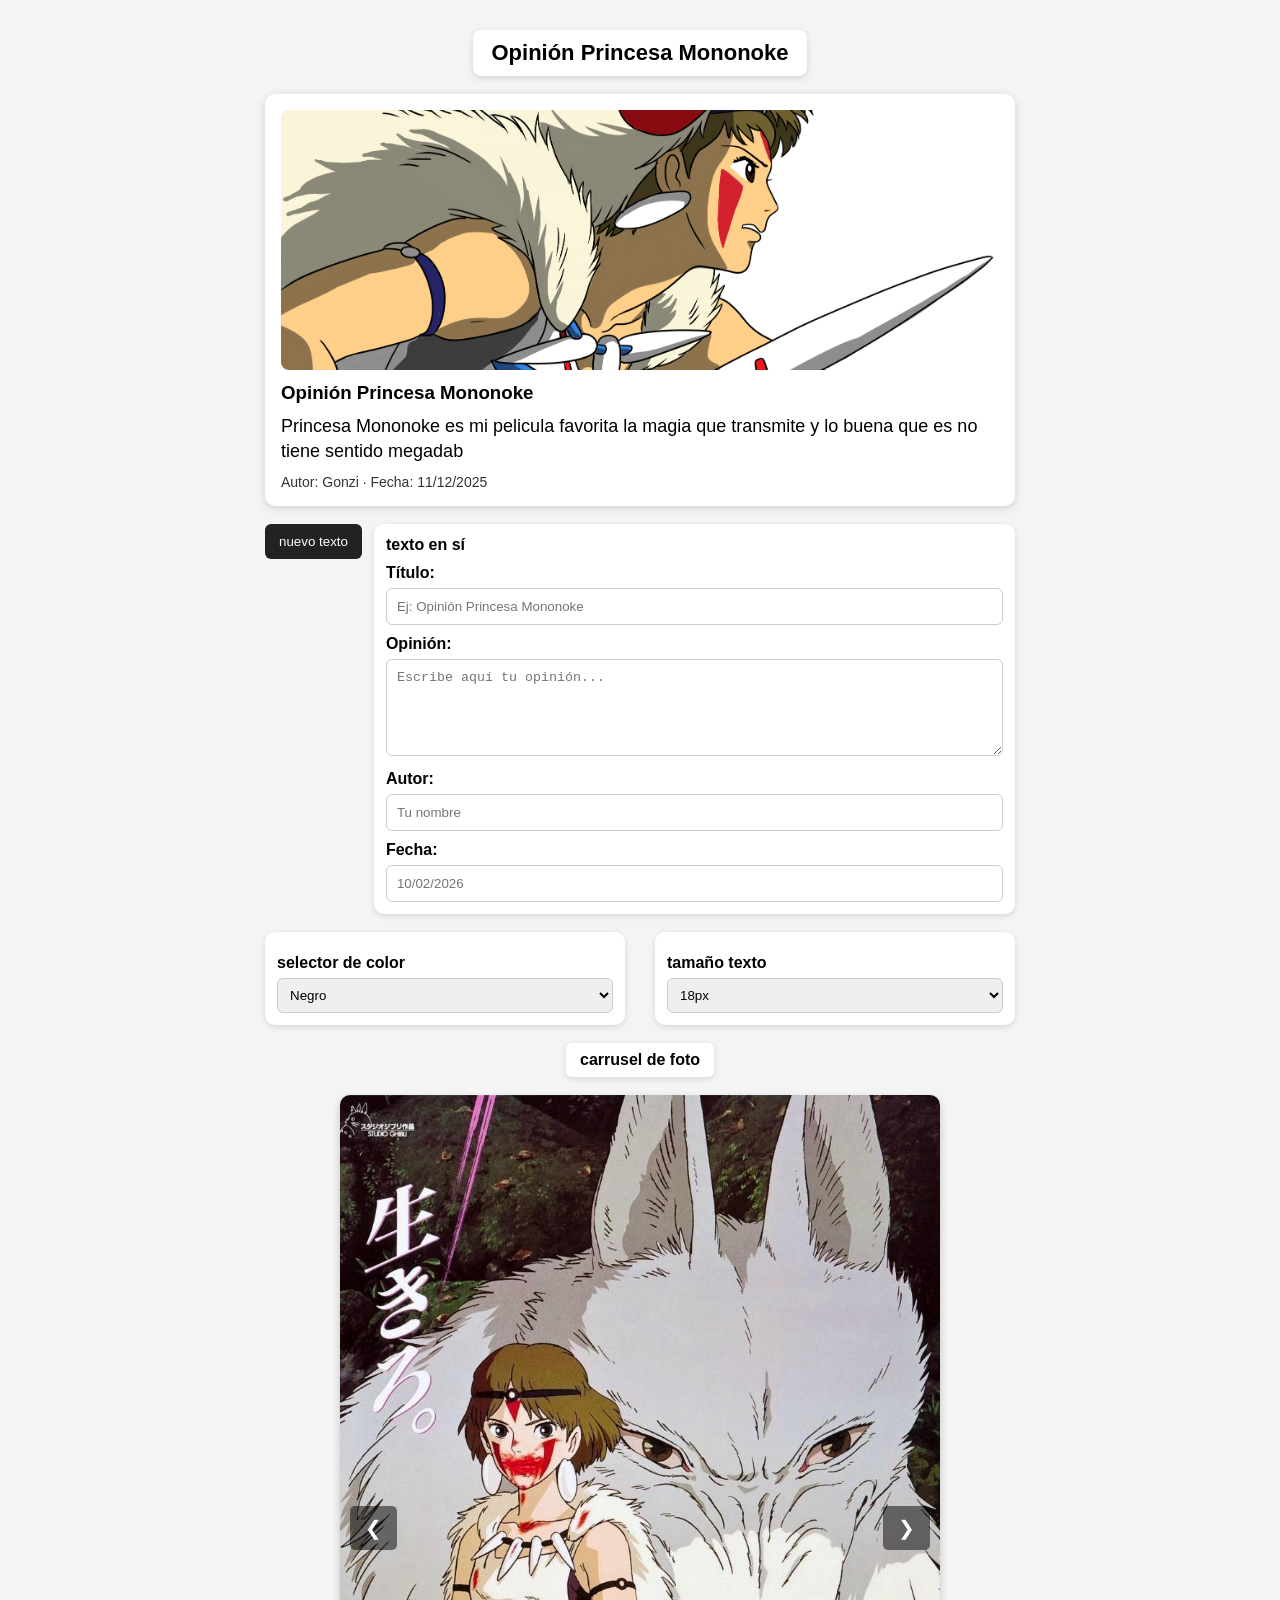
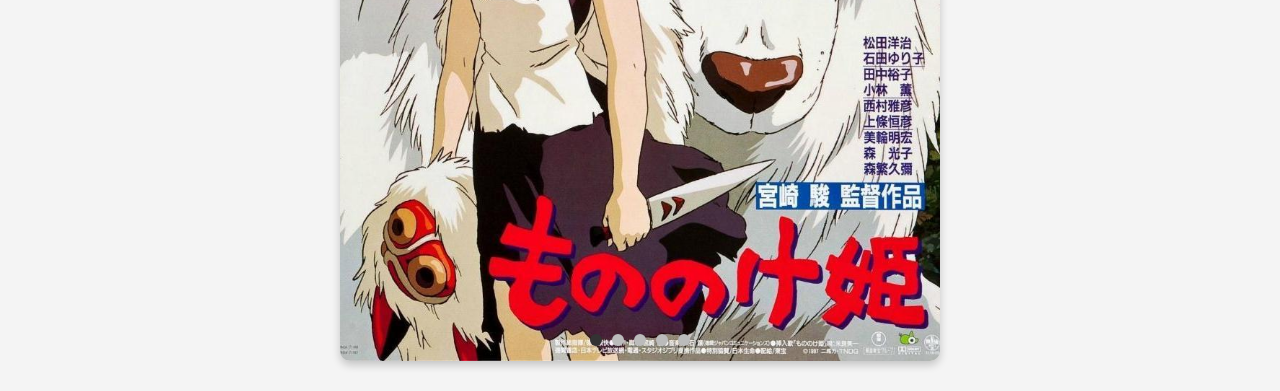
<file: AE_2T_LM/index.html>
<!DOCTYPE html>
<html lang="es">
<head>
  <meta charset="UTF-8">
  <meta name="viewport" content="width=device-width, initial-scale=1.0">
  <title>Opinión Princesa Mononoke</title>
  <link rel="stylesheet" href="styles.css">
</head>

<body>
  <div class="caja-titulo">
    Opinión Princesa Mononoke
  </div>
  <div class="caja-articulo">

    <img class="fotoPeli" src="img/logomononoke.png" alt="logo">

    <h3 id="tituloArticulo">Opinión Princesa Mononoke</h3>

    <p id="parrafoArticulo">
      Princesa Mononoke es mi pelicula favorita la magia que transmite y lo buena que es no tiene sentido megadab
    </p>

    <p class="autor-fecha" id="autorFecha">
      Autor: Gonzi · Fecha: 11/12/2025
    </p>
  </div>

  <div class="fila-nuevo-texto">
    <button id="btnNuevoTexto" class="btn-nuevo">
      nuevo texto
    </button>
    <div class="caja-input">
      <p class="mini-titulo">texto en sí</p>

      <label for="inputTitulo">Título:</label>
      <input type="text" id="inputTitulo" placeholder="Ej: Opinión Princesa Mononoke">

      <label for="inputTexto">Opinión:</label>
      <textarea id="inputTexto" rows="5" placeholder="Escribe aquí tu opinión..."></textarea>

      <label for="inputAutor">Autor:</label>
      <input type="text" id="inputAutor" placeholder="Tu nombre">

      <label for="inputFecha">Fecha:</label>
      <input type="text" id="inputFecha" placeholder="10/02/2026">
    </div>

  </div>

  <div class="fila-selectores">

    <div class="selector">
      <label for="selectColor">selector de color</label>
      <select id="selectColor">
        <option value="black" selected>Negro</option>
        <option value="red">Rojo</option>
        <option value="blue">Azul</option>
        <option value="green">Verde</option>
      </select>
    </div>

    <div class="selector">
      <label for="selectTam">tamaño texto</label>
      <select id="selectTam">
        <option value="14px">14px</option>
        <option value="18px" selected>18px</option>
        <option value="22px">22px</option>
        <option value="26px">26px</option>
      </select>
    </div>

  </div>
  <p class="etiqueta-carrusel">carrusel de foto</p>
  <div class="carousel">
    <div class="carousel-container">
      <img src="img/imgmononoke1.jpg" class="carousel-item active" alt="Imagen 1">
      <img src="img/imgmononoke2.jpg" class="carousel-item" alt="Imagen 2">
      <img src="img/imgmononoke3.jpg" class="carousel-item" alt="Imagen 3">
      <img src="img/imgmononoke4.jpg" class="carousel-item" alt="Imagen 4">
      <img src="img/imgmononoke5.jpg" class="carousel-item" alt="Imagen 5">

    </div>
    <button class="prev" onclick="prevSlide()">&#10094;</button>
    <button class="next" onclick="nextSlide()">&#10095;</button>
    <div class="indicators"></div>
  </div>

  <script src="scripts.js"></script>
</body>
</html>
</file>
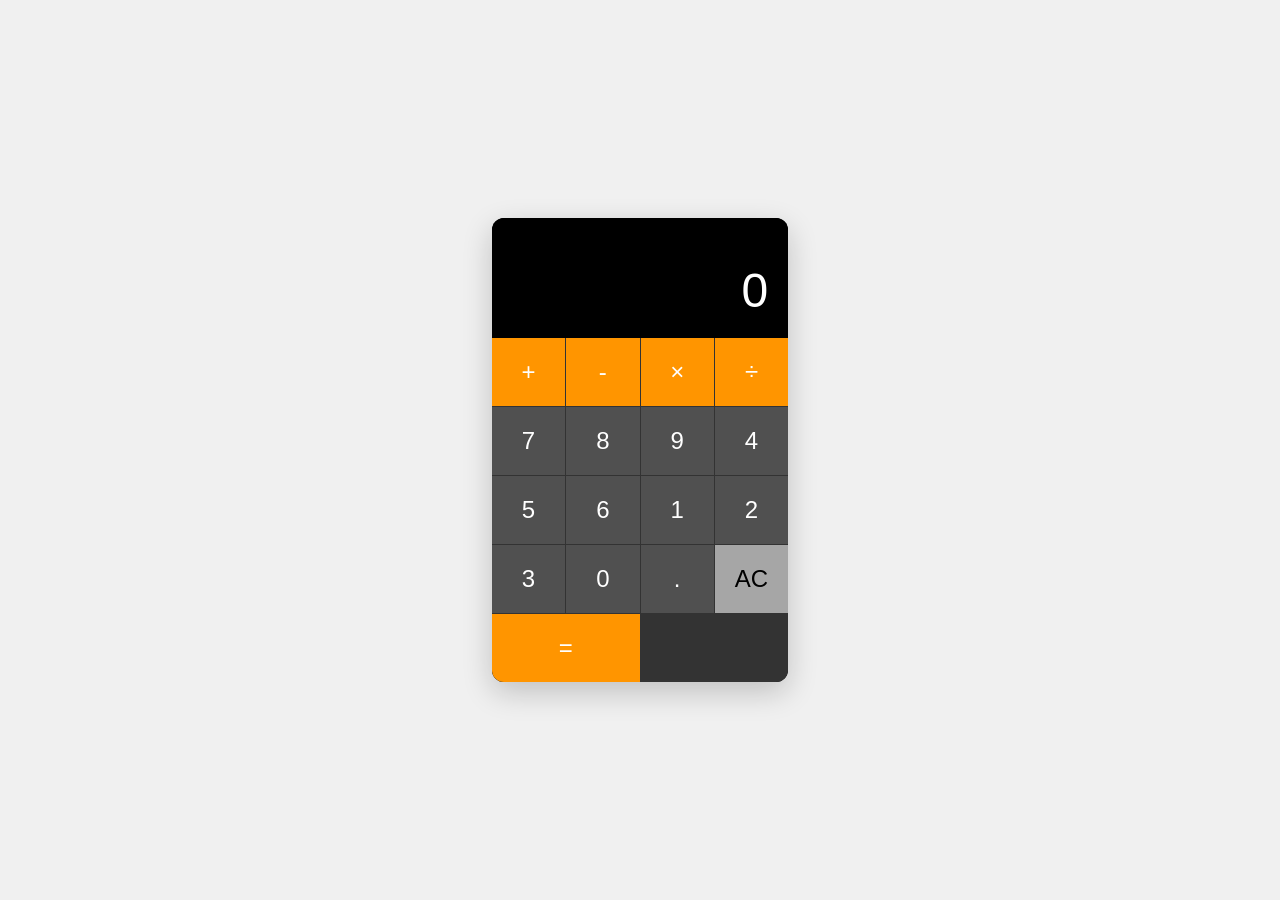
<file: calculadoraguiada/index.html>
<!DOCTYPE html>
<html lang="es">
<head>
    <meta charset="UTF-8">
    <meta name="viewport" content="width=device-width, initial-scale=1.0">
    <title>Calculadora</title>
    <link rel="stylesheet" href="styles.css">
</head>
<body>
    <div class="calculadora">
        <div class="pantalla__calculadora">0</div>
        <div class="teclas__calculadora">
            <button class="tecla--operador" data-accion="sumar">+</button>
            <button class="tecla--operador" data-accion="restar">-</button>
            <button class="tecla--operador" data-accion="multiplicar">×</button>
            <button class="tecla--operador" data-accion="dividir">÷</button>
            <button>7</button>
            <button>8</button>
            <button>9</button>
            <button>4</button>
            <button>5</button>
            <button>6</button>
            <button>1</button>
            <button>2</button>
            <button>3</button>
            <button>0</button>
            <button data-accion="decimal">.</button>
            <button data-accion="limpiar">AC</button>
            <button class="tecla--igual" data-accion="calcular">=</button>
        </div>
    </div>
    <script src="script.js"></script>
</body>
</html>
</file>
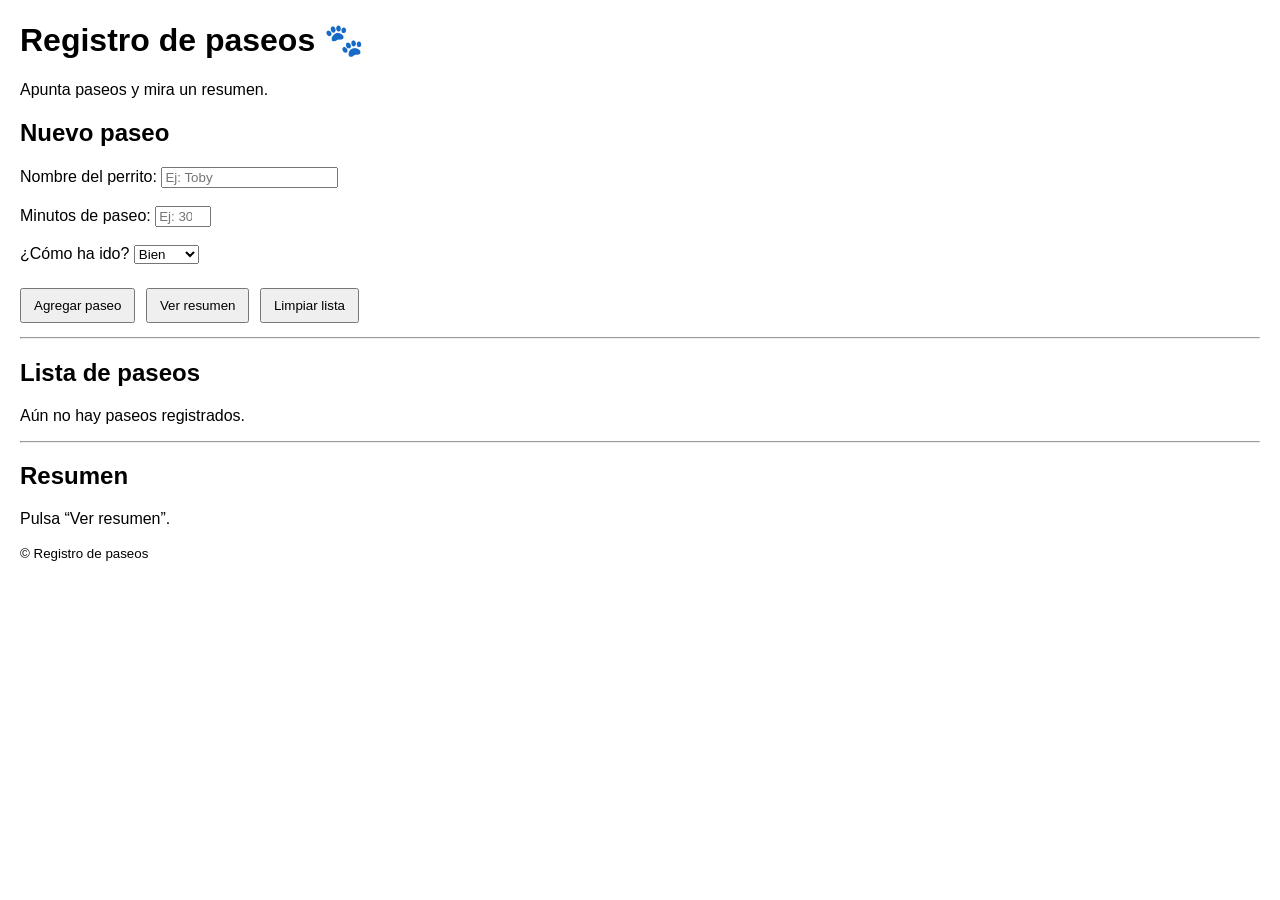
<file: ej/ej2/index.html>
<!DOCTYPE html>
<html lang="es">
<head>
  <meta charset="UTF-8">
  <meta name="viewport" content="width=device-width, initial-scale=1.0">
  <title>Registro de paseos</title>

  <!-- CSS opcional (si no quieres, bórralo y ya) -->
  <link rel="stylesheet" href="styles.css">
</head>

<body>
  <header>
    <h1>Registro de paseos 🐾</h1>
    <p>Apunta paseos y mira un resumen.</p>
  </header>

  <main>
    <!-- FORMULARIO SENCILLO (solo HTML básico) -->
    <section>
      <h2>Nuevo paseo</h2>

      <!-- Campo de texto -->
      <label for="nombre">Nombre del perrito:</label>
      <input type="text" id="nombre" name="nombre" placeholder="Ej: Toby">

      <br><br>

      <!-- Campo numérico -->
      <label for="minutos">Minutos de paseo:</label>
      <input type="number" id="minutos" name="minutos" min="1" max="300" placeholder="Ej: 30">

      <br><br>

      <!-- Select -->
      <label for="humor">¿Cómo ha ido?</label>
      <select id="humor" name="humor">
        <option value="bien">Bien</option>
        <option value="normal">Normal</option>
        <option value="mal">Mal</option>
      </select>

      <br><br>

      <!-- Botones -->
      <button id="btnAgregar">Agregar paseo</button>
      <button id="btnResumen">Ver resumen</button>
      <button id="btnLimpiar">Limpiar lista</button>
    </section>

    <hr>

    <!-- ZONA DE SALIDA -->
    <section>
      <h2>Lista de paseos</h2>
      <p id="estado">Aún no hay paseos registrados.</p>

      <!-- Aquí JS mete el contenido -->
      <div id="lista"></div>

      <hr>

      <h2>Resumen</h2>
      <p id="resumen">Pulsa “Ver resumen”.</p>
    </section>
  </main>

  <footer>
    <p><small>&copy; Registro de paseos</small></p>
  </footer>

  <script src="script.js"></script>
</body>
</html>
</file>
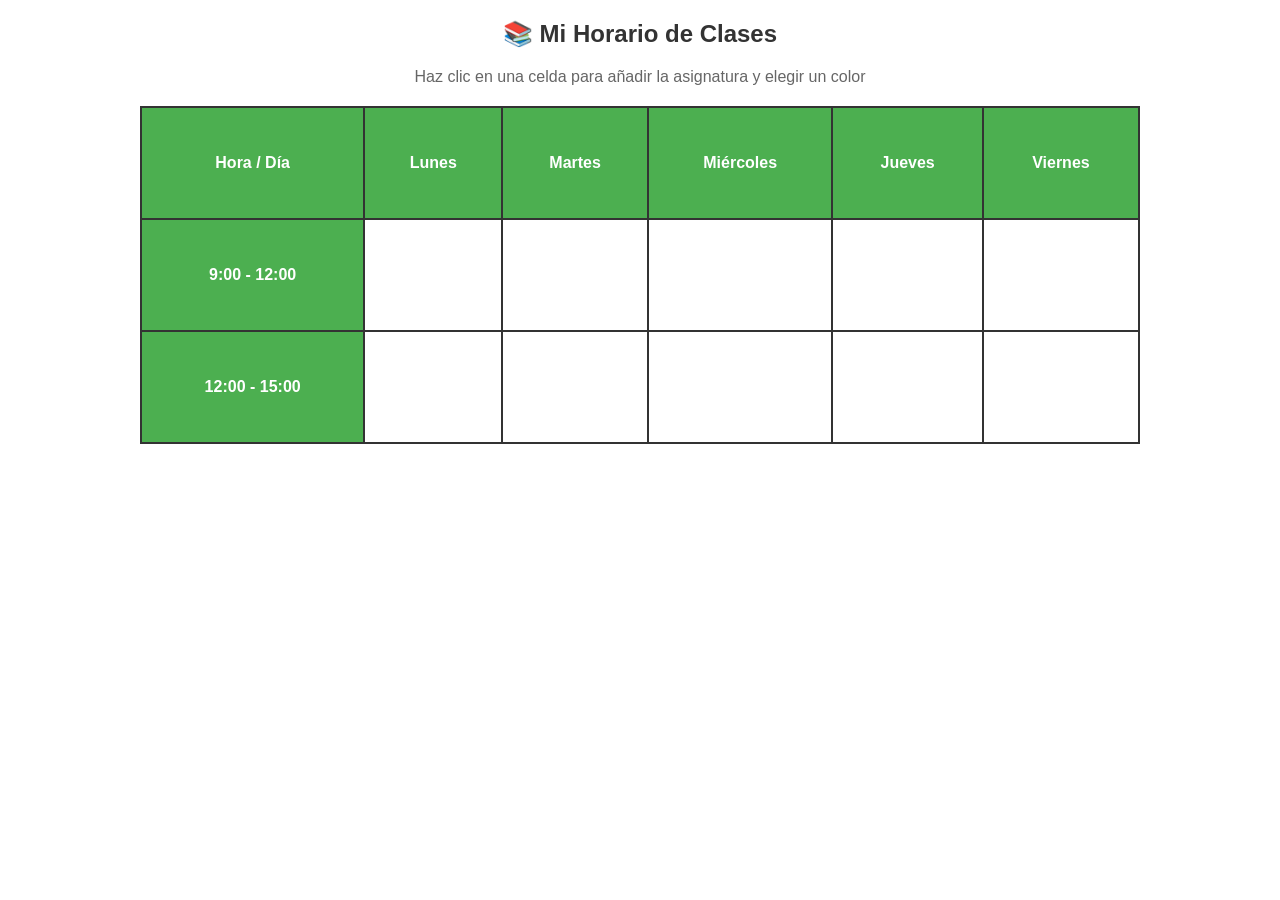
<file: horario.html>
<!doctype html>
<html lang="es">
<head>
  <meta charset="utf-8">
  <title>Horario de Clases</title>
  <style>
    body {
      font-family: Arial, sans-serif;
      margin: 20px;
    }
    table { 
      border-collapse: collapse; 
      width: 100%; 
      max-width: 1000px;
      margin: 20px auto;
    }
    th, td { 
      border: 2px solid #333; 
      padding: 15px; 
      height: 80px;
      text-align: center;
    }
    th {
      background-color: #4CAF50;
      color: white;
      font-weight: bold;
    }
    td { 
      cursor: pointer;
      transition: transform 0.2s;
    }
    td:hover {
      transform: scale(1.02);
      box-shadow: 0 0 10px rgba(0,0,0,0.3);
    }
    h2 {
      text-align: center;
      color: #333;
    }
    p {
      text-align: center;
      color: #666;
    }
  </style>
</head>
<body>

<h2>📚 Mi Horario de Clases</h2>
<p>Haz clic en una celda para añadir la asignatura y elegir un color</p>

<table id="horario">
  <thead>
    <tr>
      <th>Hora / Día</th>
      <th>Lunes</th>
      <th>Martes</th>
      <th>Miércoles</th>
      <th>Jueves</th>
      <th>Viernes</th>
    </tr>
  </thead>
  <tbody>
    <tr>
      <th>9:00 - 12:00</th>
      <td></td>
      <td></td>
      <td></td>
      <td></td>
      <td></td>
    </tr>
    <tr>
      <th>12:00 - 15:00</th>
      <td></td>
      <td></td>
      <td></td>
      <td></td>
      <td></td>
    </tr>
  </tbody>
</table>

<script>
  // Seleccionamos todas las celdas vacías de la tabla
  document.querySelectorAll("#horario tbody td").forEach(td => {
    
    // Añadimos un evento click a cada celda
    td.addEventListener("click", () => {
      
      // Pedimos el nombre de la asignatura
      const asignatura = prompt("¿Qué asignatura es?");
      
      // Si cancela, salimos
      if (asignatura === null || asignatura.trim() === "") return;
      
      // Pedimos el color
      const color = prompt("Elige un color: red, blue, green, pink, purple, yellow, orange");
      
      // Si cancela, salimos
      if (color === null) return;
      
      // Aplicamos el color de fondo
      td.style.backgroundColor = color.toLowerCase();
      
      // Mostramos la asignatura en la celda
      td.innerHTML = "<b>" + asignatura + "</b>";
    });
  });
</script>

</body>
</html>
</file>
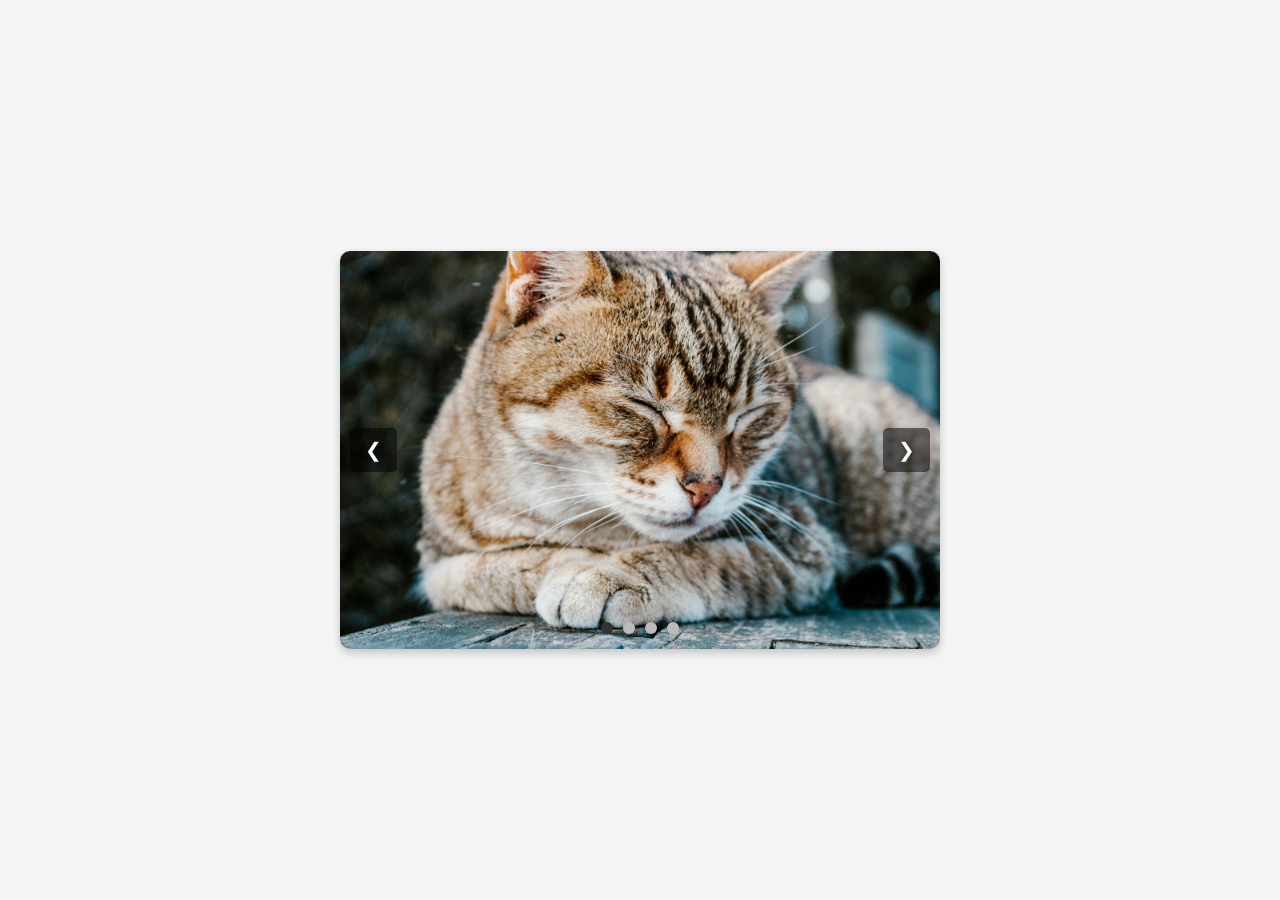
<file: carruselJS/index.html.html>
<!DOCTYPE html>
<html lang="es">
<head>
    <meta charset="UTF-8">
    <meta name="viewport" content="width=device-width, initial-scale=1.0">
    <title>Carrusel de Imágenes</title>
    <link rel="stylesheet" href="styles.css">
</head>
<body>

    <div class="carousel">
        <div class="carousel-container">
            <img src="imagen1.jfif" class="carousel-item active">
            <img src="imagen2.jpeg" class="carousel-item">
            <img src="imagen3.jfif" class="carousel-item">
            <img src="imagen4.jpg" class="carousel-item">
        </div>
        <button class="prev" onclick="prevSlide()">&#10094;</button>
        <button class="next" onclick="nextSlide()">&#10095;</button>
        <div class="indicators"></div>
    </div>

    <script src="scripts.js"></script>

</body>
</html>
</file>
<file: AE_2T_LM/styles.css>
* { 
  box-sizing: border-box;
  margin: 0;
  padding: 0;
}

body {
  font-family: Arial, sans-serif;
  background-color: #f4f4f4;

  display: flex;
  flex-direction: column;
  align-items: center;

  padding: 30px 10px;
  gap: 18px;
}

/* CAJA TÍTULO */
.caja-titulo {
  background: #fff;
  padding: 10px 18px;
  font-size: 22px;
  font-weight: bold;
  border-radius: 8px;
  box-shadow: 0 2px 6px rgba(0,0,0,0.15);
}

/* CAJA ARTÍCULO */
.caja-articulo {
  width: 80%;
  max-width: 750px;
  background: #fff;
  padding: 16px;
  border-radius: 10px;
  box-shadow: 0 2px 8px rgba(0,0,0,0.15);
}

.fotoPeli {
  width: 100%;
  max-height: 260px;
  object-fit: cover;
  display: block;
  margin-bottom: 12px;
  border-radius: 8px;
}

#tituloArticulo {
  margin-bottom: 10px;
}

#parrafoArticulo {
  font-size: 18px;
  line-height: 1.4;
  margin-bottom: 10px;
}

.autor-fecha {
  font-size: 14px;
  color: #333;
}

/* FILA NUEVO TEXTO */
.fila-nuevo-texto {
  width: 80%;
  max-width: 750px;
  display: flex;
  gap: 12px;
  align-items: flex-start;
}

.btn-nuevo {
  background: #222;
  color: #fff;
  padding: 10px 14px;
  cursor: pointer;
  height: fit-content;
  border: none;
  border-radius: 6px;
}

.caja-input {
  flex: 1;
  background: #fff;
  padding: 12px;
  border-radius: 10px;
  box-shadow: 0 2px 6px rgba(0,0,0,0.12);
}

.mini-titulo {
  font-weight: bold;
  margin-bottom: 8px;
}

label {
  display: block;
  font-weight: bold;
  margin-top: 10px;
  margin-bottom: 6px;
}

input, textarea {
  width: 100%;
  padding: 10px;
  resize: vertical;
  border-radius: 6px;
  border: 1px solid #ccc;
}

/* FILA SELECTORES */
.fila-selectores {
  width: 80%;
  max-width: 750px;
  display: flex;
  justify-content: space-between;
  gap: 12px;
}

.selector {
  background: #fff;
  padding: 12px;
  width: 48%;
  border-radius: 10px;
  box-shadow: 0 2px 6px rgba(0,0,0,0.12);
}

select {
  width: 100%;
  padding: 8px;
  border-radius: 6px;
  border: 1px solid #ccc;
}

/* Etiqueta “carrusel de foto” */
.etiqueta-carrusel {
  background: #fff;
  padding: 8px 14px;
  font-weight: bold;
  border-radius: 6px;
  box-shadow: 0 2px 6px rgba(0,0,0,0.12);
}

/* ===== CARRUSEL (se mantiene tal cual, ya era bonito) ===== */

.carousel {
  position: relative;
  width: 80%;
  max-width: 600px;
  overflow: hidden;
  border-radius: 10px;
  box-shadow: 0 4px 8px rgba(0, 0, 0, 0.2);
}

.carousel-container {
  display: flex;
  transition: transform 0.5s ease-in-out;
}

.carousel-item {
  width: 100%;
  display: none;
}

.carousel-item.active {
  display: block;
}

.prev, .next {
  position: absolute;
  top: 50%;
  transform: translateY(-50%);
  background-color: rgba(0, 0, 0, 0.5);
  color: white;
  border: none;
  padding: 10px 15px;
  cursor: pointer;
  font-size: 20px;
  border-radius: 5px;
}

.prev { left: 10px; }
.next { right: 10px; }

.indicators {
  position: absolute;
  bottom: 10px;
  left: 50%;
  transform: translateX(-50%);
  display: flex;
}

.indicators div {
  width: 12px;
  height: 12px;
  background-color: #bbb;
  border-radius: 50%;
  margin: 5px;
  cursor: pointer;
}

.indicators .active {
  background-color: #333;
}
</file>
<file: calculadoraguiada/styles.css>
* {
    box-sizing: border-box;
    margin: 0;
    padding: 0;
}

body {
    align-items: center;
    background: #f0f0f0;
    display: flex;
    height: 100vh;
    justify-content: center;
    font-family: -apple-system, BlinkMacSystemFont, 'Segoe UI', Roboto, Oxygen, Ubuntu, sans-serif;
}

.calculadora {
    border-radius: 12px;
    box-shadow: 0 10px 30px rgba(0, 0, 0, 0.2);
    max-width: 320px;
    overflow: hidden;
    background: #000;
    color: white;
}

.pantalla__calculadora {
    background-color: #000;
    color: white;
    font-size: 3rem;
    font-weight: 300;
    padding: 20px;
    text-align: right;
    min-height: 120px;
    display: flex;
    align-items: flex-end;
    justify-content: flex-end;
}

.teclas__calculadora {
    display: grid;
    grid-gap: 1px;
    grid-template-columns: repeat(4, 1fr);
    background-color: #333;
}

.teclas__calculadora > * {
    background-color: #505050;
    border: none;
    color: white;
    font-size: 1.5rem;
    padding: 20px;
    cursor: pointer;
    outline: none;
    position: relative;
}

.teclas__calculadora > *:active {
    background-color: #707070;
}

.tecla--operador {
    background-color: #ff9500;
}

.tecla--operador:active,
.tecla--operador.is-depressed {
    background-color: #ffad33;
}

.tecla--igual {
    background-color: #ff9500;
    grid-column: span 2;
}

.tecla--igual:active {
    background-color: #ffad33;
}

.teclas__calculadora > *[data-accion="limpiar"] {
    background-color: #a6a6a6;
    color: #000;
}

.teclas__calculadora > *[data-accion="limpiar"]:active {
    background-color: #bfbfbf;
}
</file>
<file: ej/ej2/styles.css>
body { font-family: Arial, sans-serif; margin: 20px; }
button { margin: 6px 6px 6px 0; padding: 8px 12px; }
#lista { margin-top: 10px; }
</file>
<file: carruselJS/styles.css>
* {
    box-sizing: border-box;
    margin: 0;
    padding: 0;
}

body {
    font-family: Arial, sans-serif;
    display: flex;
    justify-content: center;
    align-items: center;
    height: 100vh;
    background-color: #f4f4f4;
}

.carousel {
    position: relative;
    width: 80%;
    max-width: 600px;
    overflow: hidden;
    border-radius: 10px;
    box-shadow: 0 4px 8px rgba(0, 0, 0, 0.2);
}

.carousel-container {
    display: flex;
    transition: transform 0.5s ease-in-out;
}

.carousel-item {
    width: 100%;
    display: none;
}

.carousel-item.active {
    display: block;
}

.prev, .next {
    position: absolute;
    top: 50%;
    transform: translateY(-50%);
    background-color: rgba(0, 0, 0, 0.5);
    color: white;
    border: none;
    padding: 10px 15px;
    cursor: pointer;
    font-size: 20px;
    border-radius: 5px;
}

.prev { left: 10px; }
.next { right: 10px; }

.indicators {
    position: absolute;
    bottom: 10px;
    left: 50%;
    transform: translateX(-50%);
    display: flex;
}

.indicators div {
    width: 12px;
    height: 12px;
    background-color: #bbb;
    border-radius: 50%;
    margin: 5px;
    cursor: pointer;
}

.indicators .active {
    background-color: #333;
}
</file>
